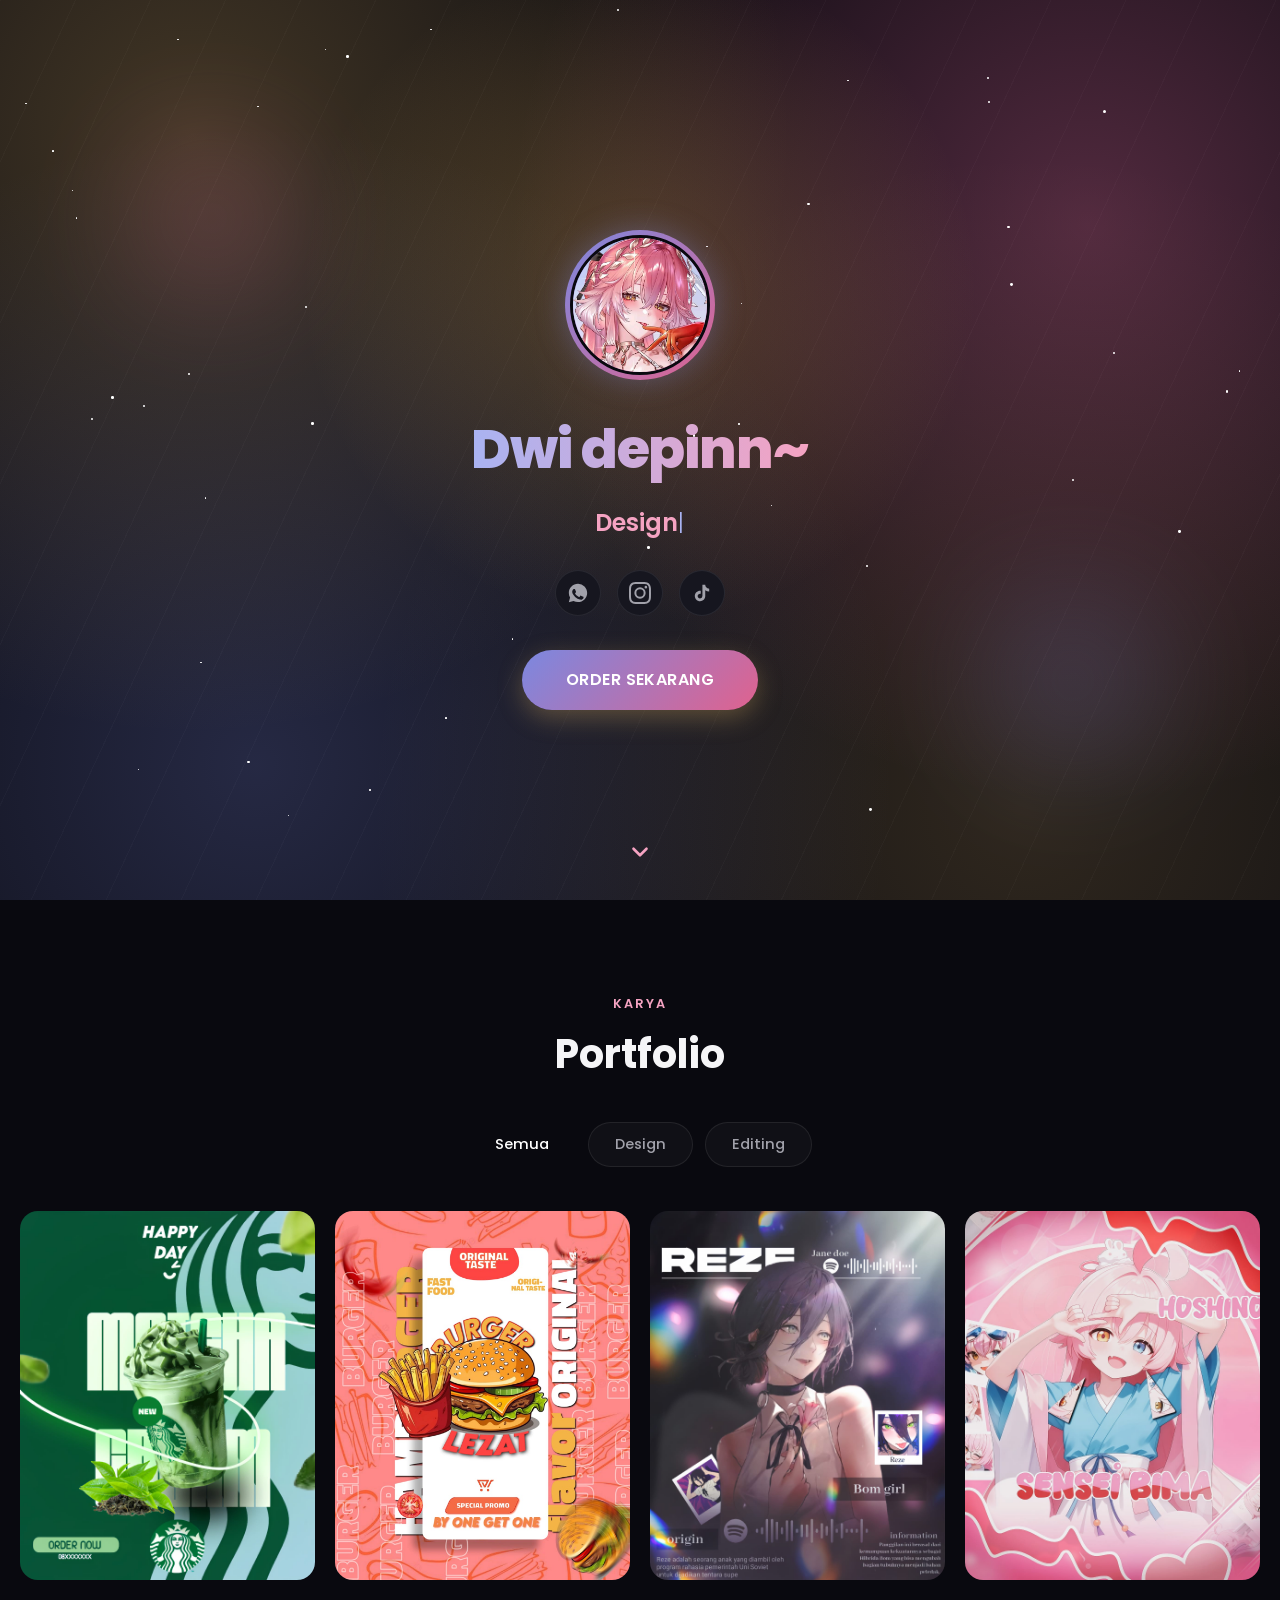
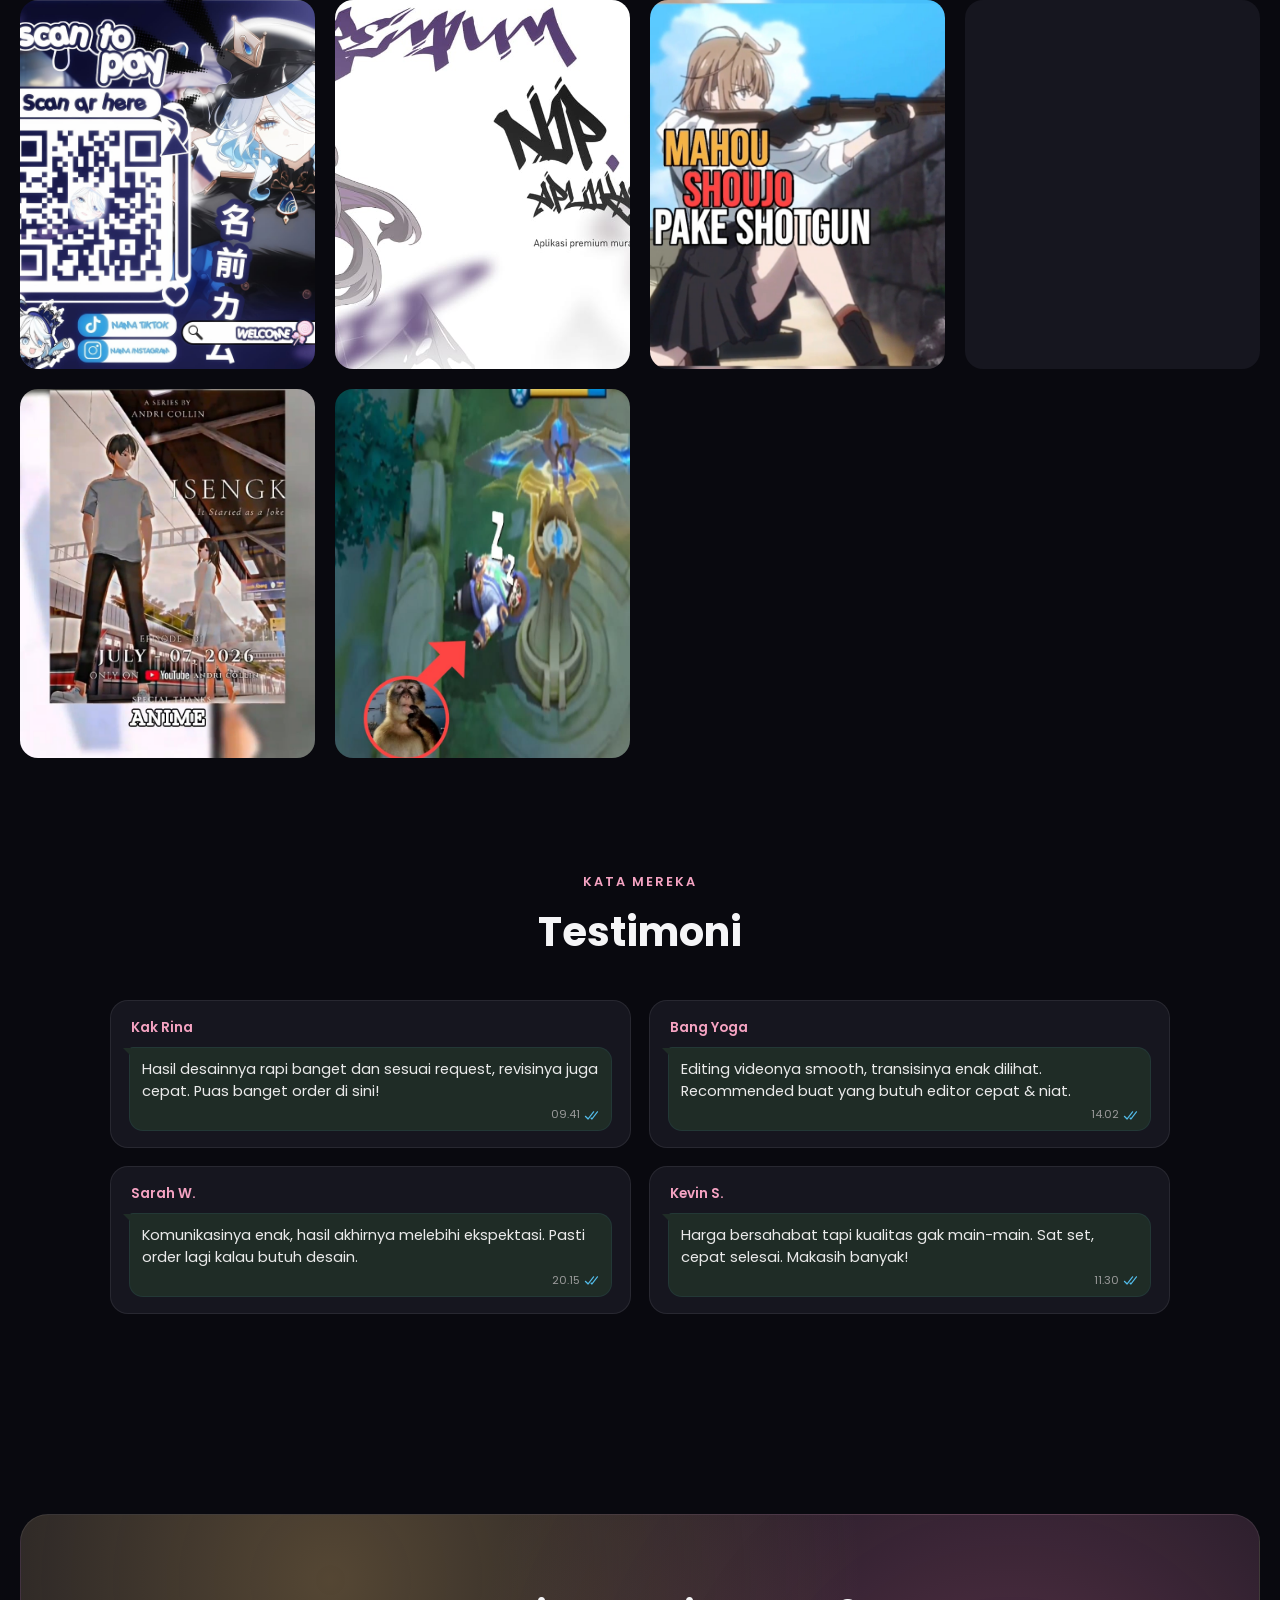
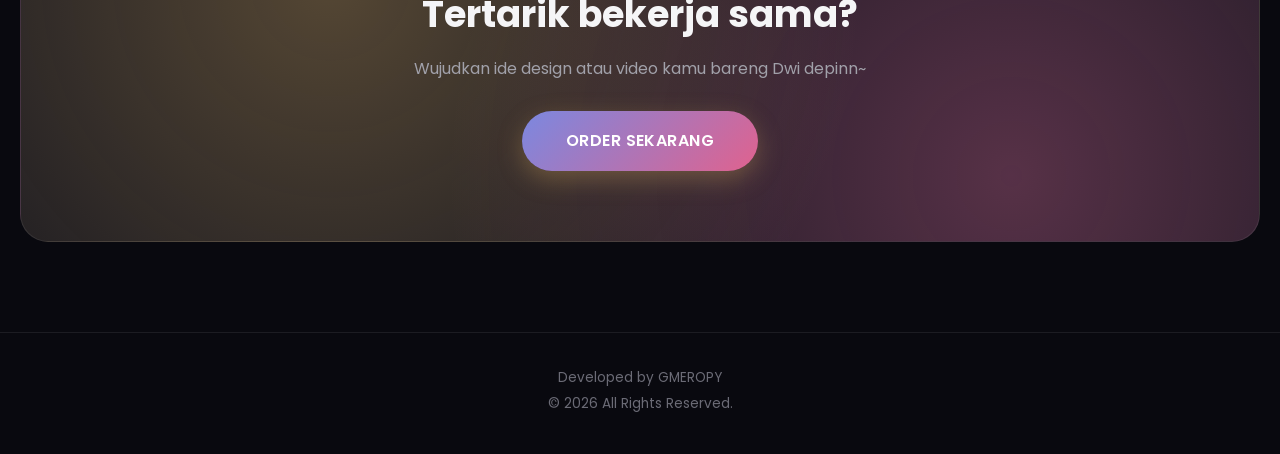
<file: index.html>
<!DOCTYPE html>
<html lang="id">
<head>
  <meta charset="UTF-8">
  <meta name="viewport" content="width=device-width, initial-scale=1.0">

  <!-- ===== SEO ===== -->
  <title>Portfolio Dwi depinn~ | Design & Video Editor</title>
  <meta name="description" content="Portfolio Dwi depinn~ — Graphic Designer & Video Editor. Lihat karya Design dan Editing, baca testimoni klien, dan order jasa desain/edit video sekarang.">
  <meta name="keywords" content="portofolio design, portofolio editing, jasa desain, jasa edit video, alight motion editor">
  <meta name="author" content="Dwi depinn~">
  <meta name="robots" content="index, follow">

  <!-- Open Graph -->
  <meta property="og:title" content="Portfolio Dwi depinn~ | Design & Video Editor">
  <meta property="og:description" content="Lihat karya Design & Editing terbaik dari Dwi depinn~. Order jasa sekarang!">
  <meta property="og:type" content="website">
  <meta property="og:image" content="assets/images/profile.jpg">

  <link rel="icon" href="data:,">

  <!-- Font Poppins: satu-satunya CDN yang dipakai di project ini -->
  <link rel="preconnect" href="https://fonts.googleapis.com">
  <link rel="preconnect" href="https://fonts.gstatic.com" crossorigin>
  <link href="https://fonts.googleapis.com/css2?family=Poppins:wght@300;400;500;600;700;800&display=swap" rel="stylesheet">

  <link rel="stylesheet" href="style.css?v=2">
</head>
<body>

  <!-- ===================================================== -->
  <!-- HERO SECTION -->
  <!-- ===================================================== -->
  <header class="hero" id="hero">
    <div class="hero-bg-glow"></div>
    <div class="hero-stars" id="hero-stars"></div>
    <div class="hero-meteors">
      <span class="meteor m1"></span>
      <span class="meteor m2"></span>
      <span class="meteor m3"></span>
      <span class="meteor m4"></span>
      <span class="meteor m5"></span>
      <span class="meteor m6"></span>
    </div>

    <div class="hero-content">
      <div class="profile-wrap fade-in-up">
        <img
          src="assets/images/profile.jpg"
          alt="Foto profil Dwi depinn~"
          class="profile-photo"
          width="180"
          height="180"
        >
      </div>

      <h1 class="hero-name fade-in-up delay-1">Dwi depinn~</h1>

      <p class="hero-role fade-in-up delay-2">
        <span id="typing-text" class="typing-text"></span><span class="typing-cursor">|</span>
      </p>

      <div class="social-icons fade-in-up delay-3">
        <a href="https://wa.me/6289507634466" target="_blank" rel="noopener noreferrer" class="social-icon" aria-label="WhatsApp" title="WhatsApp">
          <svg viewBox="0 0 24 24" fill="currentColor" width="22" height="22">
            <path d="M12.004 2c-5.514 0-9.997 4.483-9.997 9.997 0 1.763.462 3.485 1.34 5.003L2 22l5.117-1.342a9.96 9.96 0 004.887 1.244h.004c5.514 0 9.997-4.483 9.997-9.997 0-2.671-1.04-5.182-2.929-7.071A9.933 9.933 0 0012.004 2zm5.845 15.842c-.246.694-1.44 1.343-1.987 1.415-.535.07-1.199.098-1.933-.121-.446-.132-1.018-.32-1.755-.626-3.086-1.332-5.099-4.435-5.253-4.641-.153-.206-1.253-1.666-1.253-3.18 0-1.514.795-2.257 1.077-2.567.281-.31.614-.387.818-.387.204 0 .409.002.588.011.187.008.44-.07.687.526.253.61.86 2.104.936 2.257.076.153.126.331.025.537-.1.206-.15.334-.298.516-.15.181-.313.404-.446.542-.15.153-.306.32-.132.626.174.306.774 1.278 1.662 2.07 1.142 1.018 2.104 1.334 2.41 1.484.306.15.485.126.663-.076.181-.201.766-.892.972-1.198.206-.306.412-.256.694-.153.281.101 1.79.844 2.096.998.306.153.51.23.585.358.076.128.076.741-.17 1.436z"/>
          </svg>
        </a>
        <a href="https://instagram.com/dwidepinn" target="_blank" rel="noopener noreferrer" class="social-icon" aria-label="Instagram" title="Instagram">
          <svg viewBox="0 0 24 24" fill="currentColor" width="22" height="22">
            <path d="M12 2.163c3.204 0 3.584.012 4.85.07 3.252.148 4.771 1.691 4.919 4.919.058 1.265.069 1.645.069 4.849 0 3.205-.012 3.584-.069 4.849-.149 3.225-1.664 4.771-4.919 4.919-1.266.058-1.644.07-4.85.07-3.204 0-3.584-.012-4.849-.07-3.26-.149-4.771-1.699-4.919-4.92-.058-1.265-.07-1.644-.07-4.849 0-3.204.013-3.583.07-4.849.149-3.227 1.664-4.771 4.919-4.919 1.266-.057 1.645-.069 4.849-.069zm0-2.163c-3.259 0-3.667.014-4.947.072-4.358.2-6.78 2.618-6.98 6.98-.059 1.281-.073 1.689-.073 4.948 0 3.259.014 3.668.072 4.948.2 4.358 2.618 6.78 6.98 6.98 1.281.058 1.689.072 4.948.072 3.259 0 3.668-.014 4.948-.072 4.354-.2 6.782-2.618 6.979-6.98.059-1.28.073-1.689.073-4.948 0-3.259-.014-3.667-.072-4.947-.196-4.354-2.617-6.78-6.979-6.98-1.281-.059-1.69-.073-4.949-.073zm0 5.838a6.162 6.162 0 100 12.324 6.162 6.162 0 000-12.324zm0 10.162a4 4 0 110-8 4 4 0 010 8zm6.406-11.845a1.44 1.44 0 100 2.881 1.44 1.44 0 000-2.881z"/>
          </svg>
        </a>
        <a href="https://tiktok.com/@dwidepinn" target="_blank" rel="noopener noreferrer" class="social-icon" aria-label="TikTok" title="TikTok">
          <svg viewBox="0 0 24 24" fill="currentColor" width="22" height="22">
            <path d="M16.6 5.82s.51.5 0 0A4.278 4.278 0 0115.54 3h-3.09v12.4a2.592 2.592 0 01-2.59 2.5c-1.42 0-2.6-1.16-2.6-2.6 0-1.72 1.66-3.01 3.37-2.48V9.66c-3.45-.46-6.47 2.22-6.47 5.64 0 3.33 2.76 5.7 5.69 5.7 3.14 0 5.69-2.55 5.69-5.7V9.01a7.35 7.35 0 004.31 1.38V7.3s-1.88.09-3.25-1.48z"/>
          </svg>
        </a>
      </div>

      <a href="https://wa.me/6289507634466" target="_blank" rel="noopener noreferrer" class="btn btn-primary btn-large fade-in-up delay-4">
        ORDER SEKARANG
      </a>
    </div>

    <div class="scroll-indicator" aria-hidden="true">
      <svg viewBox="0 0 24 24" width="26" height="26" fill="none" stroke="currentColor" stroke-width="2.4" stroke-linecap="round" stroke-linejoin="round">
        <path d="M6 9l6 6 6-6"/>
      </svg>
    </div>
  </header>

  <!-- ===================================================== -->
  <!-- CATEGORY + PORTFOLIO SECTION -->
  <!-- ===================================================== -->
  <main>
    <section class="portfolio-section" id="portfolio">
      <div class="section-header reveal">
        <p class="section-eyebrow">Karya</p>
        <h2 class="section-title">Portfolio</h2>
      </div>

      <div class="category-menu reveal" role="tablist" aria-label="Filter portofolio">
        <span class="pill-indicator" id="pill-indicator" aria-hidden="true"></span>
        <button class="pill-btn active" data-filter="all" role="tab" aria-selected="true">Semua</button>
        <button class="pill-btn" data-filter="design" role="tab" aria-selected="false">Design</button>
        <button class="pill-btn" data-filter="editing" role="tab" aria-selected="false">Editing</button>
      </div>

      <!-- Grid diisi otomatis oleh script.js, tiap card link ke halaman project/*.html -->
      <div class="portfolio-grid" id="portfolio-grid"></div>
    </section>

    <!-- ===================================================== -->
    <!-- TESTIMONIALS SECTION -->
    <!-- ===================================================== -->
    <section class="testimonial-section" id="testimoni">
      <div class="section-header reveal">
        <p class="section-eyebrow">Kata Mereka</p>
        <h2 class="section-title">Testimoni</h2>
      </div>

      <div class="testimonial-grid" id="testimonial-grid"></div>
    </section>

    <!-- ===================================================== -->
    <!-- ORDER CTA SECTION -->
    <!-- ===================================================== -->
    <section class="order-cta" id="order">
      <div class="order-cta-inner reveal">
        <h2 class="order-cta-title">Tertarik bekerja sama?</h2>
        <p class="order-cta-subtitle">Wujudkan ide design atau video kamu bareng Dwi depinn~</p>
        <a
          href="#"
          id="general-order-btn"
          class="btn btn-primary btn-large"
          data-wa="6289507634466"
        >
          ORDER SEKARANG
        </a>
      </div>
    </section>
  </main>

  <!-- ===================================================== -->
  <!-- FOOTER -->
  <!-- ===================================================== -->
  <footer class="footer">
    <p>Developed by GMEROPY</p>
    <p class="footer-copy">&copy; 2026 All Rights Reserved.</p>
  </footer>

  <script src="script.js?v=2"></script>
</body>
</html>
</file>
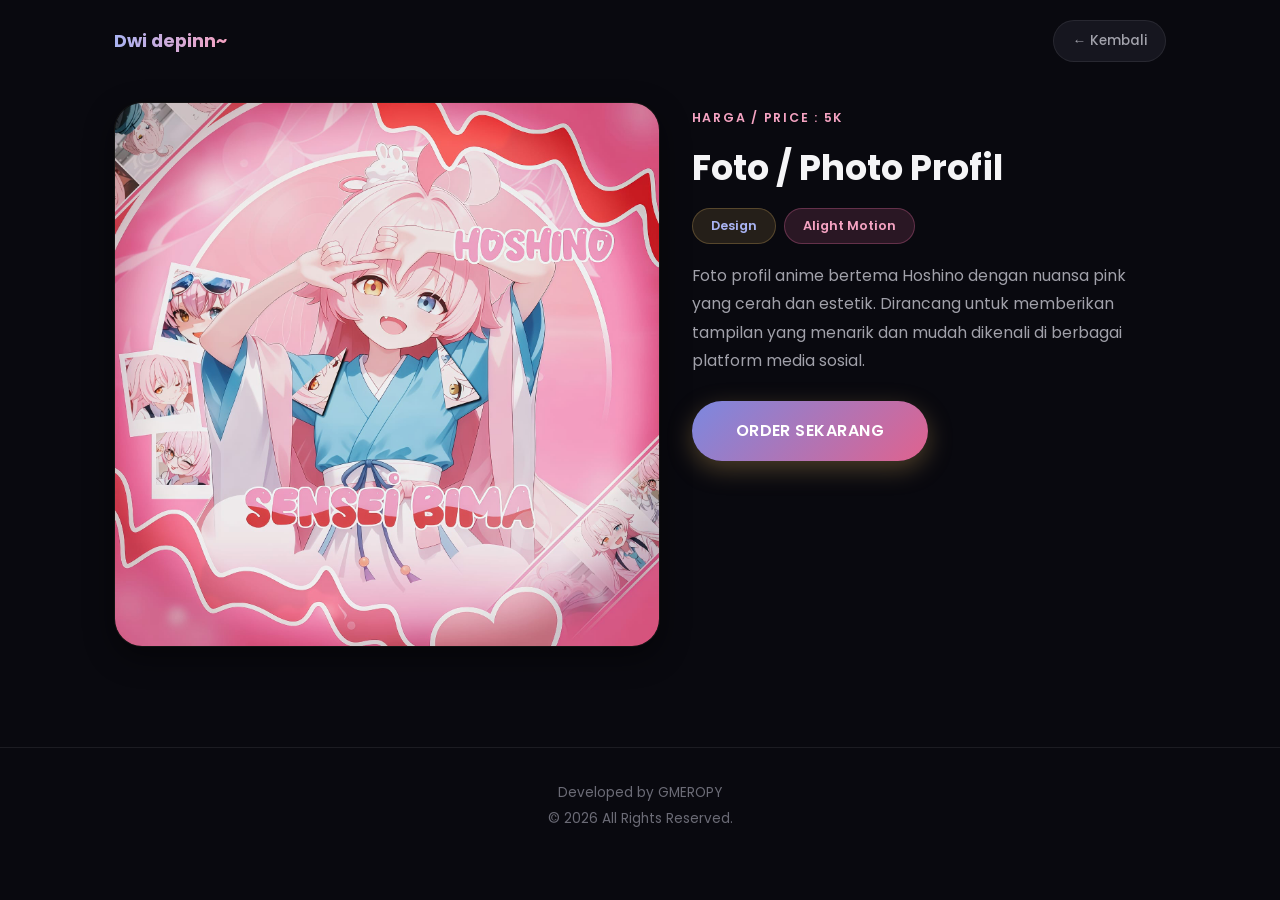
<file: project/banner-001.html>
<!DOCTYPE html>
<html lang="id">
<head>
  <meta charset="UTF-8">
  <meta name="viewport" content="width=device-width, initial-scale=1.0">

  <!-- ===== SEO ===== -->
  <title>Banner Promo | Portfolio Dwi depinn~</title>
  <meta name="description" content="Foto profil anime bertema Hoshino dengan nuansa pink yang cerah dan estetik. Dirancang untuk memberikan tampilan yang menarik dan mudah dikenali di berbagai platform media sosial.">
  <meta name="robots" content="index, follow">
  <meta property="og:title" content="Banner Promo | Portfolio Dwi depinn~">
  <meta property="og:description" content="Foto profil anime bertema Hoshino dengan nuansa pink yang cerah dan estetik. Dirancang untuk memberikan tampilan yang menarik dan mudah dikenali di berbagai platform media sosial.">
  <meta property="og:type" content="article">
  <meta property="og:image" content="../assets/images/design4.jpg">

  <link rel="icon" href="data:,">

  <link rel="preconnect" href="https://fonts.googleapis.com">
  <link rel="preconnect" href="https://fonts.gstatic.com" crossorigin>
  <link href="https://fonts.googleapis.com/css2?family=Poppins:wght@300;400;500;600;700;800&display=swap" rel="stylesheet">

  <link rel="stylesheet" href="../style.css?v=2">
</head>
<body>

  <nav class="detail-navbar">
    <a href="../index.html" class="detail-logo">Dwi depinn~</a>
    <a href="../index.html#portfolio" class="detail-back">&larr; Kembali</a>
  </nav>

  <main class="detail-main">
    <div class="detail-wrapper reveal in-view">
      <div class="detail-media">
        <img src="../assets/images/design4.jpg" alt="Banner Promo" loading="lazy" decoding="async">
      </div>

      <div class="detail-info">
        <p class="detail-eyebrow">Harga / Price : 5k</p>
        <h1 class="detail-title">Foto / Photo Profil </h1>

        <div class="detail-meta">
          <span class="detail-tag">Design</span>
          <span class="detail-tag detail-tag-software">Alight Motion</span>
        </div>

        <p class="detail-desc">Foto profil anime bertema Hoshino dengan nuansa pink yang cerah dan estetik. Dirancang untuk memberikan tampilan yang menarik dan mudah dikenali di berbagai platform media sosial.</p>

        <a
          href="#"
          class="btn btn-primary btn-large detail-order-btn"
          id="detail-order-btn"
          data-category="Design"
          data-price="5k"
          data-code="BN-001"
          data-name="Banner Promo"
          data-wa="6289507634466"
        >
          ORDER SEKARANG
        </a>
      </div>
    </div>
  </main>

  <footer class="footer">
    <p>Developed by GMEROPY</p>
    <p class="footer-copy">&copy; 2026 All Rights Reserved.</p>
  </footer>

  <script src="../script.js?v=2"></script>
</body>
</html>
</file>
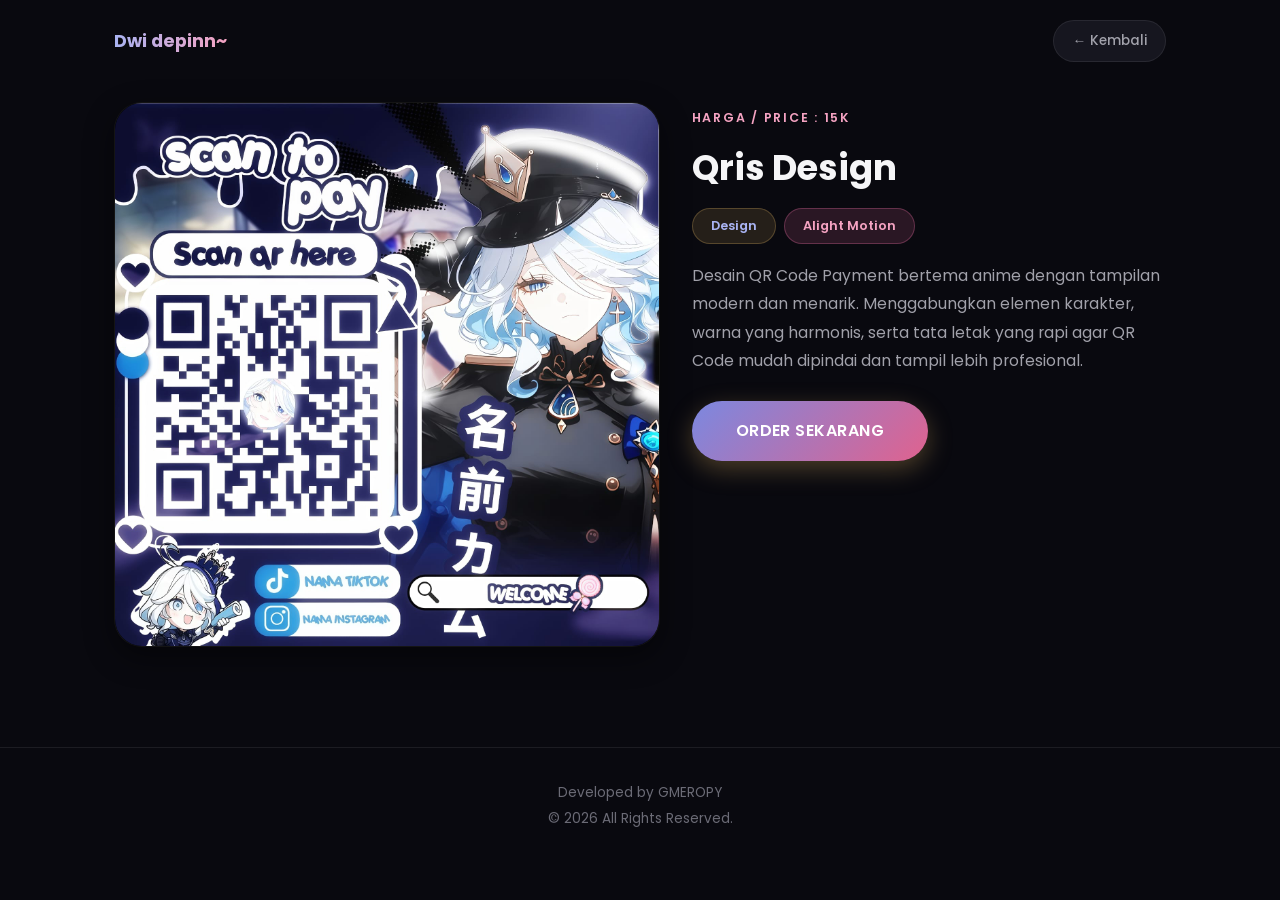
<file: project/cover-001.html>
<!DOCTYPE html>
<html lang="id">
<head>
  <meta charset="UTF-8">
  <meta name="viewport" content="width=device-width, initial-scale=1.0">

  <!-- ===== SEO ===== -->
  <title>Cover Album | Portfolio Dwi depinn~</title>
  <meta name="description" content="Desain QR Code Payment bertema anime dengan tampilan modern dan menarik. Menggabungkan elemen karakter, warna yang harmonis, serta tata letak yang rapi agar QR Code mudah dipindai dan tampil lebih profesional.">
  <meta name="robots" content="index, follow">
  <meta property="og:title" content="Cover Album | Portfolio Dwi depinn~">
  <meta property="og:description" content="Desain QR Code Payment bertema anime dengan tampilan modern dan menarik. Menggabungkan elemen karakter, warna yang harmonis, serta tata letak yang rapi agar QR Code mudah dipindai dan tampil lebih profesional.">
  <meta property="og:type" content="article">
  <meta property="og:image" content="../assets/images/design5.jpg">

  <link rel="icon" href="data:,">

  <link rel="preconnect" href="https://fonts.googleapis.com">
  <link rel="preconnect" href="https://fonts.gstatic.com" crossorigin>
  <link href="https://fonts.googleapis.com/css2?family=Poppins:wght@300;400;500;600;700;800&display=swap" rel="stylesheet">

  <link rel="stylesheet" href="../style.css?v=2">
</head>
<body>

  <nav class="detail-navbar">
    <a href="../index.html" class="detail-logo">Dwi depinn~</a>
    <a href="../index.html#portfolio" class="detail-back">&larr; Kembali</a>
  </nav>

  <main class="detail-main">
    <div class="detail-wrapper reveal in-view">
      <div class="detail-media">
        <img src="../assets/images/design5.jpg" alt="Cover Album" loading="lazy" decoding="async">
      </div>

      <div class="detail-info">
        <p class="detail-eyebrow">Harga / Price : 15K</p>
        <h1 class="detail-title">Qris Design</h1>

        <div class="detail-meta">
          <span class="detail-tag">Design</span>
          <span class="detail-tag detail-tag-software">Alight Motion</span>
        </div>

        <p class="detail-desc">Desain QR Code Payment bertema anime dengan tampilan modern dan menarik. Menggabungkan elemen karakter, warna yang harmonis, serta tata letak yang rapi agar QR Code mudah dipindai dan tampil lebih profesional.</p>

        <a
          href="#"
          class="btn btn-primary btn-large detail-order-btn"
          id="detail-order-btn"
          data-category="Design"
          data-price="15K"
          data-code="CV-001"
          data-name="Cover Album"
          data-wa="6289507634466"
        >
          ORDER SEKARANG
        </a>
      </div>
    </div>
  </main>

  <footer class="footer">
    <p>Developed by GMEROPY</p>
    <p class="footer-copy">&copy; 2026 All Rights Reserved.</p>
  </footer>

  <script src="../script.js?v=2"></script>
</body>
</html>
</file>
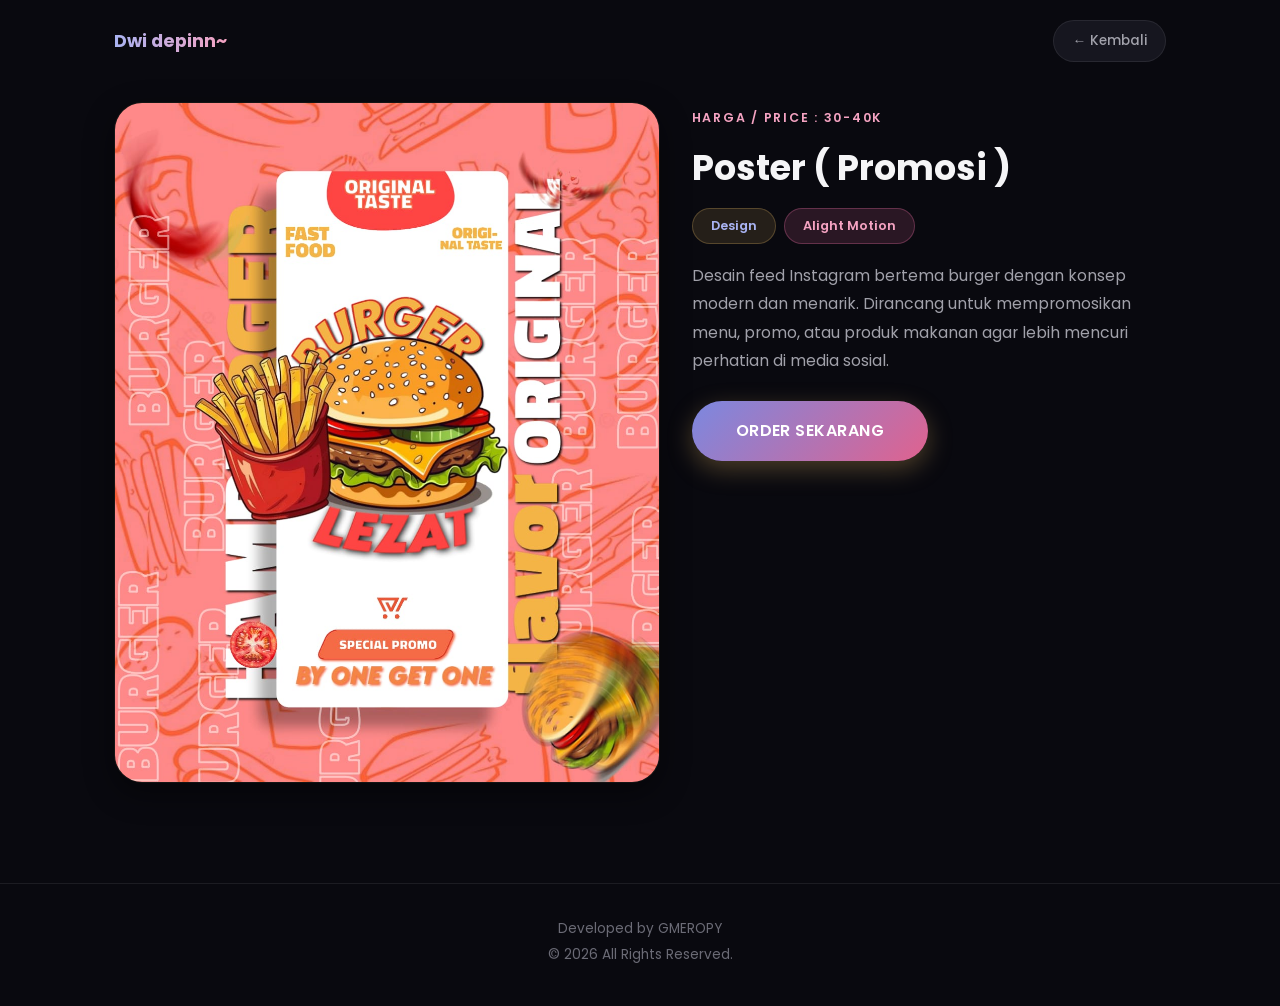
<file: project/feed-001.html>
<!DOCTYPE html>
<html lang="id">
<head>
  <meta charset="UTF-8">
  <meta name="viewport" content="width=device-width, initial-scale=1.0">

  <!-- ===== SEO ===== -->
  <title>Feed Instagram | Portfolio Dwi depinn~</title>
  <meta name="description" content="Desain feed Instagram bertema burger dengan konsep modern dan menarik. Dirancang untuk mempromosikan menu, promo, atau produk makanan agar lebih mencuri perhatian di media sosial.">
  <meta name="robots" content="index, follow">
  <meta property="og:title" content="Feed Instagram | Portfolio Dwi depinn~">
  <meta property="og:description" content="Desain feed Instagram bertema burger dengan konsep modern dan menarik. Dirancang untuk mempromosikan menu, promo, atau produk makanan agar lebih mencuri perhatian di media sosial.">
  <meta property="og:type" content="article">
  <meta property="og:image" content="../assets/images/design2.jpg">

  <link rel="icon" href="data:,">

  <link rel="preconnect" href="https://fonts.googleapis.com">
  <link rel="preconnect" href="https://fonts.gstatic.com" crossorigin>
  <link href="https://fonts.googleapis.com/css2?family=Poppins:wght@300;400;500;600;700;800&display=swap" rel="stylesheet">

  <link rel="stylesheet" href="../style.css?v=2">
</head>
<body>

  <nav class="detail-navbar">
    <a href="../index.html" class="detail-logo">Dwi depinn~</a>
    <a href="../index.html#portfolio" class="detail-back">&larr; Kembali</a>
  </nav>

  <main class="detail-main">
    <div class="detail-wrapper reveal in-view">
      <div class="detail-media">
        <img src="../assets/images/design2.jpg" alt="Feed Instagram" loading="lazy" decoding="async">
      </div>

      <div class="detail-info">
        <p class="detail-eyebrow">Harga / Price : 30-40k</p>
        <h1 class="detail-title">Poster ( Promosi )</h1>

        <div class="detail-meta">
          <span class="detail-tag">Design</span>
          <span class="detail-tag detail-tag-software">Alight Motion</span>
        </div>

        <p class="detail-desc">Desain feed Instagram bertema burger dengan konsep modern dan menarik. Dirancang untuk mempromosikan menu, promo, atau produk makanan agar lebih mencuri perhatian di media sosial.</p>

        <a
          href="#"
          class="btn btn-primary btn-large detail-order-btn"
          id="detail-order-btn"
          data-category="Design"
          data-price="30-40k"
          data-code="FD-001"
          data-name="Feed Instagram"
          data-wa="6289507634466"
        >
          ORDER SEKARANG
        </a>
      </div>
    </div>
  </main>

  <footer class="footer">
    <p>Developed by GMEROPY</p>
    <p class="footer-copy">&copy; 2026 All Rights Reserved.</p>
  </footer>

  <script src="../script.js?v=2"></script>
</body>
</html>
</file>
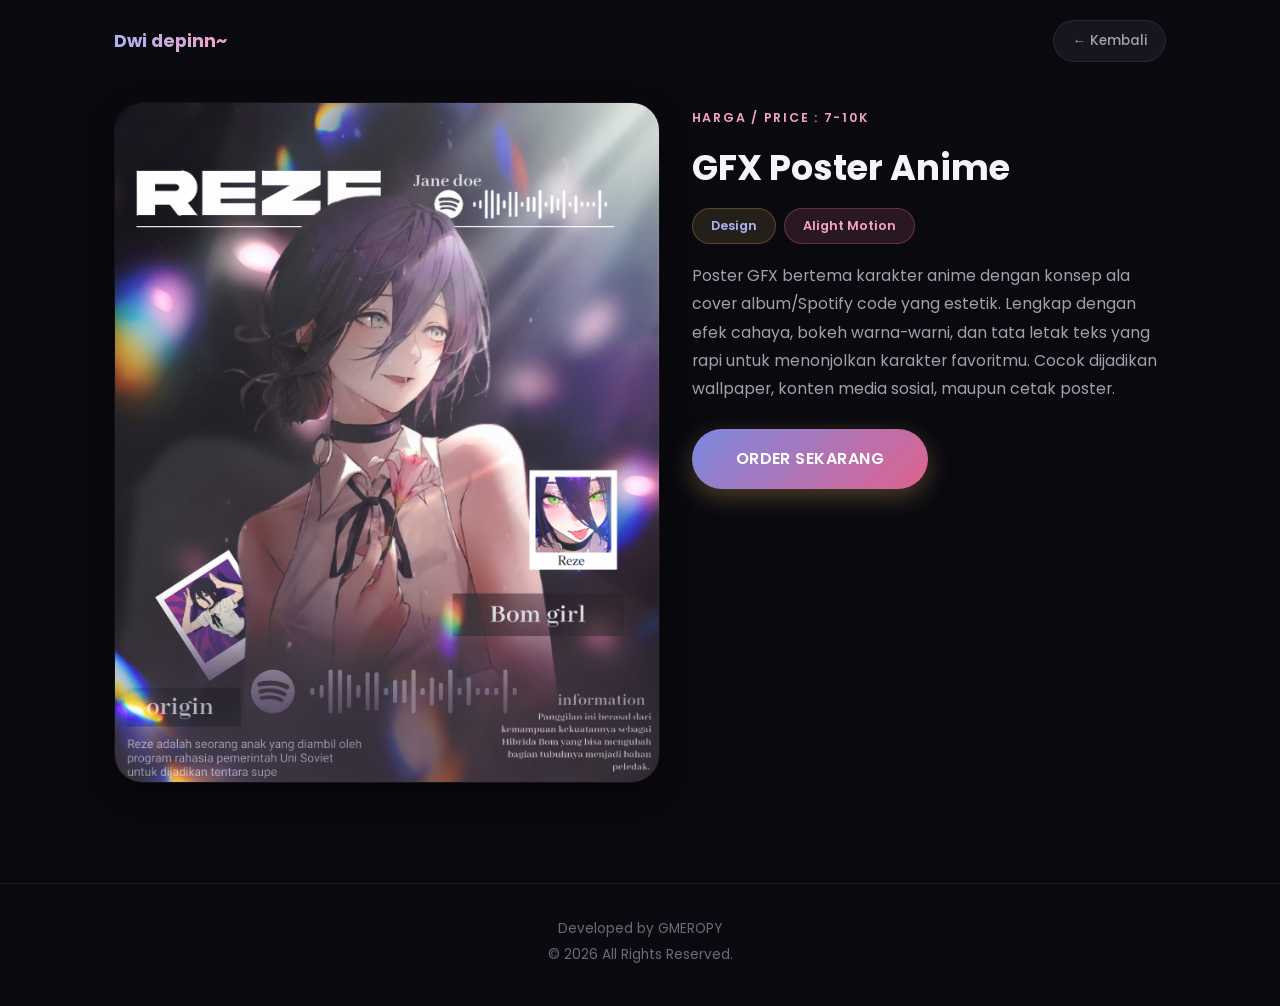
<file: project/logo-001.html>
<!DOCTYPE html>
<html lang="id">
<head>
  <meta charset="UTF-8">
  <meta name="viewport" content="width=device-width, initial-scale=1.0">

  <!-- ===== SEO ===== -->
  <title>GFX Poster Anime | Portfolio Dwi depinn~</title>
  <meta name="description" content="Poster GFX bertema karakter anime dengan konsep ala cover album/Spotify code yang estetik. Lengkap dengan efek cahaya, bokeh warna-warni, dan tata letak teks yang rapi untuk menonjolkan karakter favoritmu. Cocok dijadikan wallpaper, konten media sosial, maupun cetak poster.">
  <meta name="robots" content="index, follow">
  <meta property="og:title" content="GFX Poster Anime | Portfolio Dwi depinn~">
  <meta property="og:description" content="Poster GFX bertema karakter anime dengan konsep ala cover album/Spotify code yang estetik. Lengkap dengan efek cahaya, bokeh warna-warni, dan tata letak teks yang rapi untuk menonjolkan karakter favoritmu. Cocok dijadikan wallpaper, konten media sosial, maupun cetak poster.">
  <meta property="og:type" content="article">
  <meta property="og:image" content="../assets/images/design3.jpg">

  <link rel="icon" href="data:,">

  <link rel="preconnect" href="https://fonts.googleapis.com">
  <link rel="preconnect" href="https://fonts.gstatic.com" crossorigin>
  <link href="https://fonts.googleapis.com/css2?family=Poppins:wght@300;400;500;600;700;800&display=swap" rel="stylesheet">

  <link rel="stylesheet" href="../style.css?v=2">
</head>
<body>

  <nav class="detail-navbar">
    <a href="../index.html" class="detail-logo">Dwi depinn~</a>
    <a href="../index.html#portfolio" class="detail-back">&larr; Kembali</a>
  </nav>

  <main class="detail-main">
    <div class="detail-wrapper reveal in-view">
      <div class="detail-media">
        <img src="../assets/images/design3.jpg" alt="GFX Poster Anime" loading="lazy" decoding="async">
      </div>

      <div class="detail-info">
        <p class="detail-eyebrow">Harga / Price : 7-10k</p>
        <h1 class="detail-title">GFX Poster Anime</h1>

        <div class="detail-meta">
          <span class="detail-tag">Design</span>
          <span class="detail-tag detail-tag-software">Alight Motion</span>
        </div>

        <p class="detail-desc">Poster GFX bertema karakter anime dengan konsep ala cover album/Spotify code yang estetik. Lengkap dengan efek cahaya, bokeh warna-warni, dan tata letak teks yang rapi untuk menonjolkan karakter favoritmu. Cocok dijadikan wallpaper, konten media sosial, maupun cetak poster.</p>

        <a
          href="#"
          class="btn btn-primary btn-large detail-order-btn"
          id="detail-order-btn"
          data-category="Design"
          data-price="7-10k"
          data-code="LG-001"
          data-name="GFX Poster Anime"
          data-wa="6289507634466"
        >
          ORDER SEKARANG
        </a>
      </div>
    </div>
  </main>

  <footer class="footer">
    <p>Developed by GMEROPY</p>
    <p class="footer-copy">&copy; 2026 All Rights Reserved.</p>
  </footer>

  <script src="../script.js?v=2"></script>
</body>
</html>
</file>
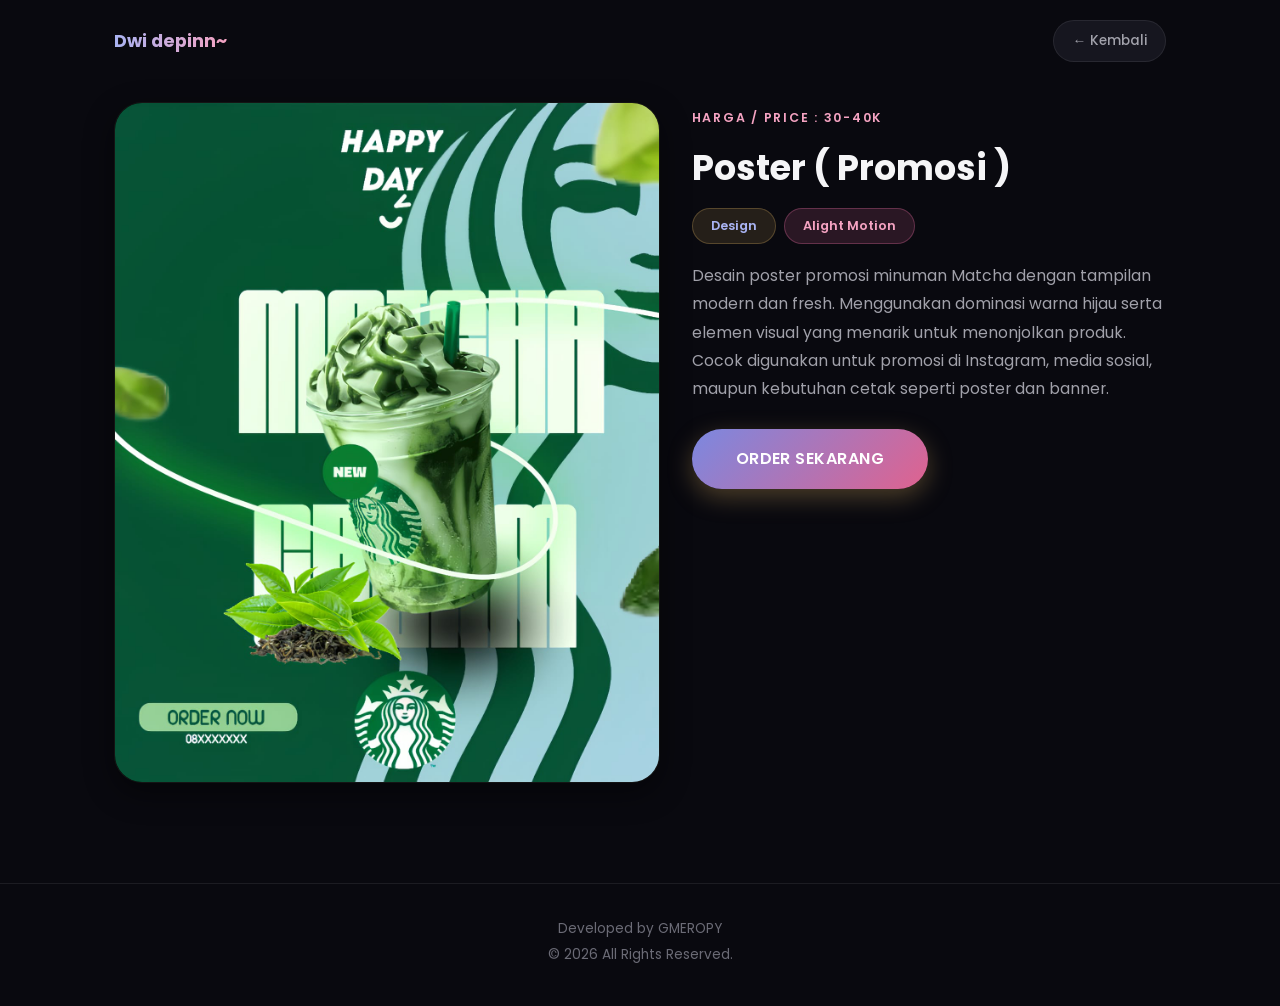
<file: project/poster-001.html>
<!DOCTYPE html>
<html lang="id">
<head>
  <meta charset="UTF-8">
  <meta name="viewport" content="width=device-width, initial-scale=1.0">

  <!-- ===== SEO ===== -->
  <title>Poster Konser | Portfolio Dwi depinn~</title>
  <meta name="description" content="Desain poster promosi minuman Matcha dengan tampilan modern dan fresh. Menggunakan dominasi warna hijau serta elemen visual yang menarik untuk menonjolkan produk. Cocok digunakan untuk promosi di Instagram, media sosial, maupun kebutuhan cetak seperti poster dan banner.">
  <meta name="robots" content="index, follow">
  <meta property="og:title" content="Poster Konser | Portfolio Dwi depinn~">
  <meta property="og:description" content="Desain poster promosi minuman Matcha dengan tampilan modern dan fresh. Menggunakan dominasi warna hijau serta elemen visual yang menarik untuk menonjolkan produk. Cocok digunakan untuk promosi di Instagram, media sosial, maupun kebutuhan cetak seperti poster dan banner.">
  <meta property="og:type" content="article">
  <meta property="og:image" content="../assets/images/design1.jpg">

  <link rel="icon" href="data:,">

  <link rel="preconnect" href="https://fonts.googleapis.com">
  <link rel="preconnect" href="https://fonts.gstatic.com" crossorigin>
  <link href="https://fonts.googleapis.com/css2?family=Poppins:wght@300;400;500;600;700;800&display=swap" rel="stylesheet">

  <link rel="stylesheet" href="../style.css?v=2">
</head>
<body>

  <nav class="detail-navbar">
    <a href="../index.html" class="detail-logo">Dwi depinn~</a>
    <a href="../index.html#portfolio" class="detail-back">&larr; Kembali</a>
  </nav>

  <main class="detail-main">
    <div class="detail-wrapper reveal in-view">
      <div class="detail-media">
        <img src="../assets/images/design1.jpg" alt="Poster Konser" loading="lazy" decoding="async">
      </div>

      <div class="detail-info">
        <p class="detail-eyebrow">Harga / Price : 30-40k</p>
        <h1 class="detail-title">Poster ( Promosi )</h1>

        <div class="detail-meta">
          <span class="detail-tag">Design</span>
          <span class="detail-tag detail-tag-software">Alight Motion</span>
        </div>

        <p class="detail-desc">Desain poster promosi minuman Matcha dengan tampilan modern dan fresh. Menggunakan dominasi warna hijau serta elemen visual yang menarik untuk menonjolkan produk. Cocok digunakan untuk promosi di Instagram, media sosial, maupun kebutuhan cetak seperti poster dan banner.</p>

        <a
          href="#"
          class="btn btn-primary btn-large detail-order-btn"
          id="detail-order-btn"
          data-category="Design"
          data-price="30-40k"
          data-code="PS-001"
          data-name="Poster Konser"
          data-wa="6289507634466"
        >
          ORDER SEKARANG
        </a>
      </div>
    </div>
  </main>

  <footer class="footer">
    <p>Developed by GMEROPY</p>
    <p class="footer-copy">&copy; 2026 All Rights Reserved.</p>
  </footer>

  <script src="../script.js?v=2"></script>
</body>
</html>
</file>
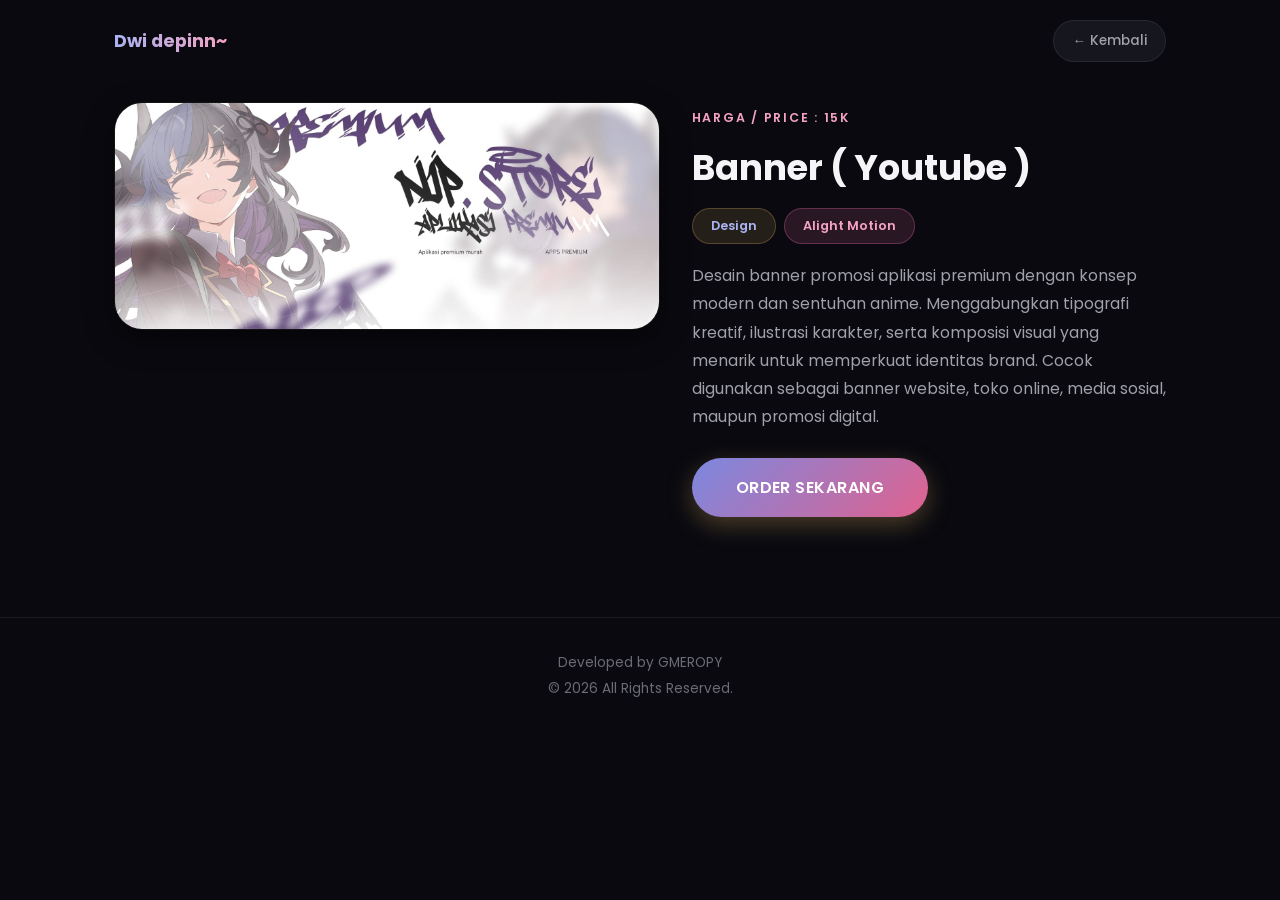
<file: project/ui-001.html>
<!DOCTYPE html>
<html lang="id">
<head>
  <meta charset="UTF-8">
  <meta name="viewport" content="width=device-width, initial-scale=1.0">

  <!-- ===== SEO ===== -->
  <title>UI Mobile App | Portfolio Dwi depinn~</title>
  <meta name="description" content="Desain banner promosi aplikasi premium dengan konsep modern dan sentuhan anime. Menggabungkan tipografi kreatif, ilustrasi karakter, serta komposisi visual yang menarik untuk memperkuat identitas brand. Cocok digunakan sebagai banner website, toko online, media sosial, maupun promosi digital.">
  <meta name="robots" content="index, follow">
  <meta property="og:title" content="UI Mobile App | Portfolio Dwi depinn~">
  <meta property="og:description" content="Desain banner promosi aplikasi premium dengan konsep modern dan sentuhan anime. Menggabungkan tipografi kreatif, ilustrasi karakter, serta komposisi visual yang menarik untuk memperkuat identitas brand. Cocok digunakan sebagai banner website, toko online, media sosial, maupun promosi digital.">
  <meta property="og:type" content="article">
  <meta property="og:image" content="../assets/images/design6.jpg">

  <link rel="icon" href="data:,">

  <link rel="preconnect" href="https://fonts.googleapis.com">
  <link rel="preconnect" href="https://fonts.gstatic.com" crossorigin>
  <link href="https://fonts.googleapis.com/css2?family=Poppins:wght@300;400;500;600;700;800&display=swap" rel="stylesheet">

  <link rel="stylesheet" href="../style.css?v=2">
</head>
<body>

  <nav class="detail-navbar">
    <a href="../index.html" class="detail-logo">Dwi depinn~</a>
    <a href="../index.html#portfolio" class="detail-back">&larr; Kembali</a>
  </nav>

  <main class="detail-main">
    <div class="detail-wrapper reveal in-view">
      <div class="detail-media">
        <img src="../assets/images/design6.jpg" alt="UI Mobile App" loading="lazy" decoding="async">
      </div>

      <div class="detail-info">
        <p class="detail-eyebrow">Harga / Price : 15K</p>
        <h1 class="detail-title">Banner ( Youtube )</h1>

        <div class="detail-meta">
          <span class="detail-tag">Design</span>
          <span class="detail-tag detail-tag-software">Alight Motion</span>
        </div>

        <p class="detail-desc">Desain banner promosi aplikasi premium dengan konsep modern dan sentuhan anime. Menggabungkan tipografi kreatif, ilustrasi karakter, serta komposisi visual yang menarik untuk memperkuat identitas brand. Cocok digunakan sebagai banner website, toko online, media sosial, maupun promosi digital.</p>

        <a
          href="#"
          class="btn btn-primary btn-large detail-order-btn"
          id="detail-order-btn"
          data-category="Design"
          data-price="15K"
          data-code="UI-001"
          data-name="UI Mobile App"
          data-wa="6289507634466"
        >
          ORDER SEKARANG
        </a>
      </div>
    </div>
  </main>

  <footer class="footer">
    <p>Developed by GMEROPY</p>
    <p class="footer-copy">&copy; 2026 All Rights Reserved.</p>
  </footer>

  <script src="../script.js?v=2"></script>
</body>
</html>
</file>
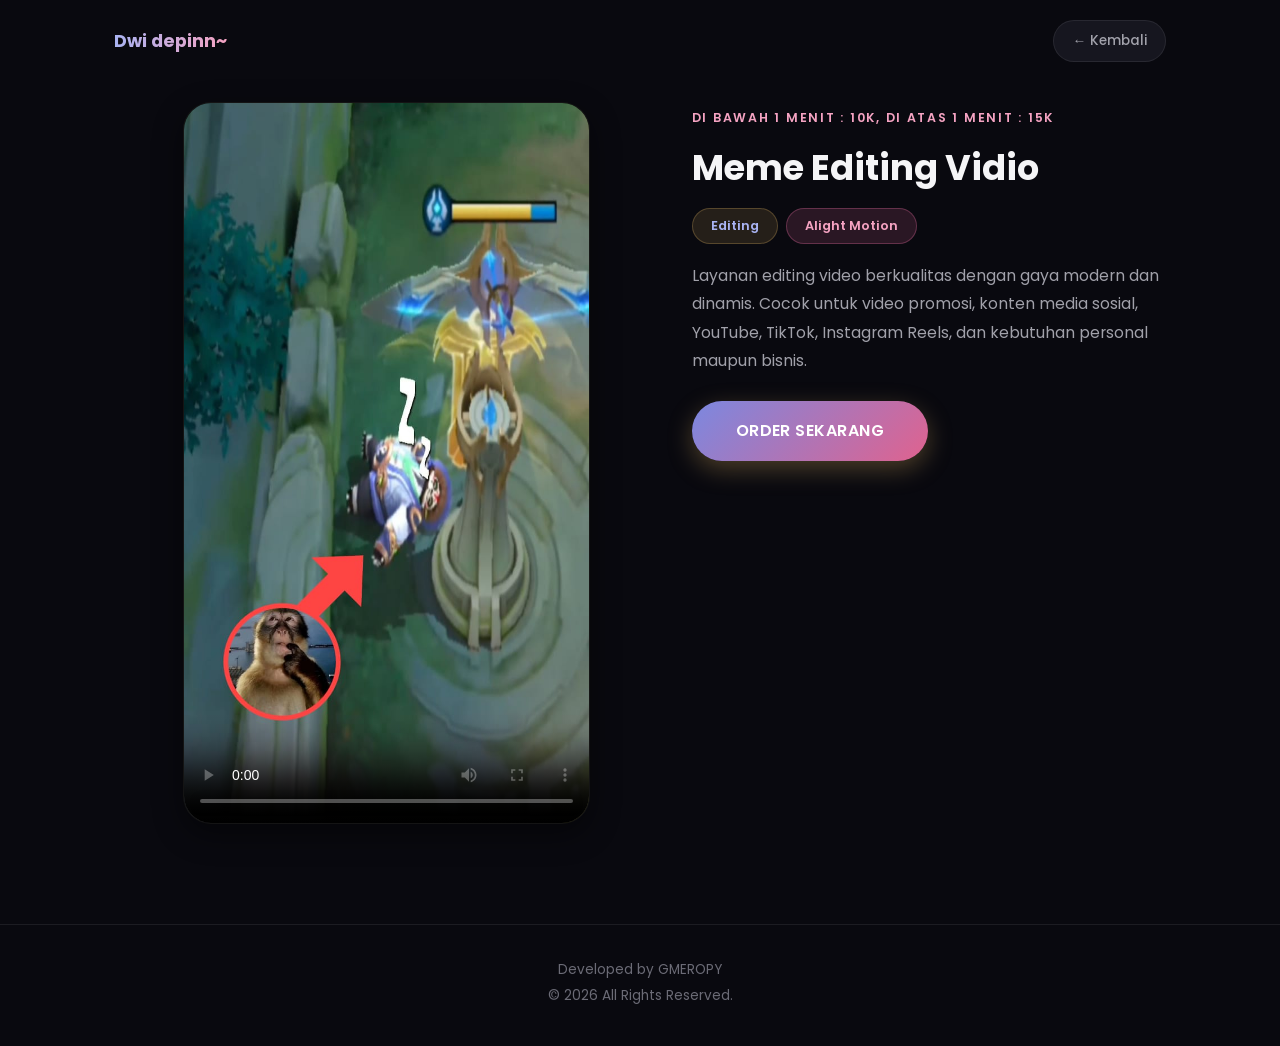
<file: project/video-004.html>
<!DOCTYPE html>
<html lang="id">
<head>
  <meta charset="UTF-8">
  <meta name="viewport" content="width=device-width, initial-scale=1.0">

  <!-- ===== SEO ===== -->
  <title>Motion Graphic | Portfolio Dwi depinn~</title>
  <meta name="description" content="Layanan editing video berkualitas dengan gaya modern dan dinamis. Cocok untuk video promosi, konten media sosial, YouTube, TikTok, Instagram Reels, dan kebutuhan personal maupun bisnis.">
  <meta name="robots" content="index, follow">
  <meta property="og:title" content="Motion Graphic | Portfolio Dwi depinn~">
  <meta property="og:description" content="Layanan editing video berkualitas dengan gaya modern dan dinamis. Cocok untuk video promosi, konten media sosial, YouTube, TikTok, Instagram Reels, dan kebutuhan personal maupun bisnis.">
  <meta property="og:type" content="article">
  <meta property="og:image" content="../assets/images/edit4.jpg">

  <link rel="icon" href="data:,">

  <link rel="preconnect" href="https://fonts.googleapis.com">
  <link rel="preconnect" href="https://fonts.gstatic.com" crossorigin>
  <link href="https://fonts.googleapis.com/css2?family=Poppins:wght@300;400;500;600;700;800&display=swap" rel="stylesheet">

  <link rel="stylesheet" href="../style.css?v=2">
</head>
<body>

  <nav class="detail-navbar">
    <a href="../index.html" class="detail-logo">Dwi depinn~</a>
    <a href="../index.html#portfolio" class="detail-back">&larr; Kembali</a>
  </nav>

  <main class="detail-main">
    <div class="detail-wrapper reveal in-view">
      <div class="detail-media">
        <video controls playsinline preload="none" poster="../assets/images/edit4.jpg" data-src="pending">
          <source data-src="../assets/videos/edit4.mp4" type="video/mp4">
          Browser kamu tidak mendukung pemutaran video HTML5.
        </video>
      </div>

      <div class="detail-info">
        <p class="detail-eyebrow">Di bawah 1 Menit : 10K, Di Atas 1 Menit : 15K</p>
        <h1 class="detail-title">Meme Editing Vidio</h1>

        <div class="detail-meta">
          <span class="detail-tag">Editing</span>
          <span class="detail-tag detail-tag-software">Alight Motion</span>
        </div>

        <p class="detail-desc">Layanan editing video berkualitas dengan gaya modern dan dinamis. Cocok untuk video promosi, konten media sosial, YouTube, TikTok, Instagram Reels, dan kebutuhan personal maupun bisnis.</p>

        <a
          href="#"
          class="btn btn-primary btn-large detail-order-btn"
          id="detail-order-btn"
          data-category="Vidio"
          data-price="Di bawah 1 Menit: 10K, Di atas 1 Menit: 15K"
          data-code="VD-004"
          data-name="Motion Graphic"
          data-wa="6289507634466"
        >
          ORDER SEKARANG
        </a>
      </div>
    </div>
  </main>

  <footer class="footer">
    <p>Developed by GMEROPY</p>
    <p class="footer-copy">&copy; 2026 All Rights Reserved.</p>
  </footer>

  <script src="../script.js?v=2"></script>
</body>
</html>
</file>
<file: style.css>
/* =========================================================
   PORTFOLIO — style.css
   Tema: Hitam / Abu gelap / Pink / Ungu — Modern, Minimalis, Elegant
   Font: Poppins
   Dipakai bersama oleh index.html DAN semua halaman project/*.html
   ========================================================= */

/* -------------------- 1. CSS VARIABLES -------------------- */
/* Palet warna diambil langsung dari foto profil:
   - Pink   -> warna rambut
   - Indigo -> warna langit/background di foto
   - Gold   -> warna mata (dipakai sesekali sebagai aksen kecil) */
:root {
  --color-bg: #09090f;
  --color-bg-soft: #111119;
  --color-surface: #16161f;
  --color-surface-2: #1d1d29;
  --color-border: rgba(255, 255, 255, 0.08);

  --color-pink: #e0628e;
  --color-pink-light: #f5a3c2;
  --color-purple: #7b88e0;
  --color-purple-light: #a9b3f2;
  --color-gold: #e0a855;
  --gradient-main: linear-gradient(135deg, var(--color-purple) 0%, var(--color-pink) 100%);
  --gradient-text: linear-gradient(90deg, var(--color-purple-light), var(--color-pink-light));

  --color-text: #f5f5f7;
  --color-text-dim: #a1a1aa;
  --color-text-faint: #6b6b76;

  --shadow-glow-pink: 0 0 30px rgba(224, 98, 142, 0.35);
  --shadow-glow-purple: 0 0 30px rgba(123, 136, 224, 0.35);
  --shadow-card: 0 10px 30px rgba(0, 0, 0, 0.45);

  --font-main: 'Poppins', -apple-system, BlinkMacSystemFont, 'Segoe UI', sans-serif;

  --radius-sm: 10px;
  --radius-md: 18px;
  --radius-lg: 28px;
  --radius-pill: 999px;
  --transition-fast: 0.2s ease;
  --transition-med: 0.4s cubic-bezier(0.22, 1, 0.36, 1);
  --transition-slow: 0.7s cubic-bezier(0.22, 1, 0.36, 1);
}

/* -------------------- 2. RESET -------------------- */
* { margin: 0; padding: 0; box-sizing: border-box; }
html { scroll-behavior: smooth; }

body {
  font-family: var(--font-main);
  background-color: var(--color-bg);
  color: var(--color-text);
  line-height: 1.6;
  overflow-x: hidden;
  -webkit-font-smoothing: antialiased;
}

img, video { max-width: 100%; display: block; }
a { text-decoration: none; color: inherit; }
button { font-family: inherit; cursor: pointer; border: none; background: none; color: inherit; }
ul, li { list-style: none; }

a:focus-visible, button:focus-visible {
  outline: 2px solid var(--color-pink-light);
  outline-offset: 3px;
  border-radius: 4px;
}

@media (prefers-reduced-motion: reduce) {
  *, *::before, *::after {
    animation-duration: 0.01ms !important;
    animation-iteration-count: 1 !important;
    transition-duration: 0.01ms !important;
    scroll-behavior: auto !important;
  }
}

/* -------------------- 3. BUTTONS -------------------- */
.btn {
  display: inline-flex;
  align-items: center;
  justify-content: center;
  gap: 8px;
  padding: 14px 32px;
  border-radius: var(--radius-pill);
  font-weight: 600;
  font-size: 0.95rem;
  letter-spacing: 0.03em;
  transition: transform var(--transition-fast), box-shadow var(--transition-fast), background var(--transition-fast);
  white-space: nowrap;
}

.btn-primary {
  background: var(--gradient-main);
  color: #fff;
  box-shadow: 0 8px 24px rgba(201, 161, 90, 0.35);
}

.btn-primary:hover, .btn-primary:focus-visible {
  transform: translateY(-3px) scale(1.03);
  box-shadow: 0 14px 36px rgba(236, 111, 163, 0.5);
}

.btn-primary:active { transform: translateY(-1px) scale(0.99); }

.btn-large { padding: 17px 44px; font-size: 1rem; }

.btn-outline {
  background: transparent;
  border: 1.5px solid var(--color-border);
  color: var(--color-text);
}

.btn-outline:hover, .btn-outline:focus-visible {
  border-color: var(--color-pink);
  color: var(--color-pink-light);
  background: rgba(236, 111, 163, 0.08);
}

/* -------------------- 4. HERO SECTION -------------------- */
.hero {
  position: relative;
  min-height: 100svh;
  display: flex;
  align-items: center;
  justify-content: center;
  text-align: center;
  padding: 100px 20px 60px;
  overflow: hidden;
}

.hero-bg-glow {
  position: absolute;
  inset: 0;
  z-index: 0;
  background:
    radial-gradient(circle at 50% 32%, rgba(224, 168, 85, 0.28), transparent 38%),
    radial-gradient(circle at 15% 15%, rgba(201, 161, 90, 0.30), transparent 45%),
    radial-gradient(circle at 85% 25%, rgba(236, 111, 163, 0.32), transparent 45%),
    radial-gradient(circle at 20% 85%, rgba(123, 136, 224, 0.25), transparent 50%),
    radial-gradient(circle at 80% 90%, rgba(201, 161, 90, 0.20), transparent 50%),
    repeating-linear-gradient(115deg, rgba(255,255,255,0.025) 0px, rgba(255,255,255,0.025) 1px, transparent 1px, transparent 68px);
  animation: bgFloat 12s ease-in-out infinite alternate;
}

.hero-bg-glow::before,
.hero-bg-glow::after {
  content: "";
  position: absolute;
  border-radius: 50%;
  filter: blur(60px);
  opacity: 0.55;
}

.hero-bg-glow::before {
  width: 220px;
  height: 220px;
  top: 12%;
  left: 8%;
  background: radial-gradient(circle, rgba(236, 111, 163, 0.6), transparent 70%);
  animation: orbDrift 9s ease-in-out infinite alternate;
}

.hero-bg-glow::after {
  width: 260px;
  height: 260px;
  bottom: 10%;
  right: 6%;
  background: radial-gradient(circle, rgba(123, 136, 224, 0.55), transparent 70%);
  animation: orbDrift 11s ease-in-out infinite alternate-reverse;
}

@keyframes orbDrift {
  0%   { transform: translate(0, 0) scale(1); }
  100% { transform: translate(18px, -14px) scale(1.15); }
}

.hero-stars {
  position: absolute;
  inset: 0;
  z-index: 0;
  pointer-events: none;
}

.hero-star {
  position: absolute;
  border-radius: 50%;
  background: #fff;
  animation: starTwinkle ease-in-out infinite;
}

@keyframes starTwinkle {
  0%, 100% { opacity: var(--min-o, 0.15); transform: scale(0.85); }
  50%      { opacity: var(--max-o, 0.9); transform: scale(1.15); }
}

.hero-meteors {
  position: absolute;
  inset: 0;
  z-index: 0;
  pointer-events: none;
  overflow: hidden;
}

.meteor {
  position: absolute;
  width: 3px;
  height: 3px;
  border-radius: 50%;
  background: #fff;
  box-shadow: 0 0 8px 2px rgba(255, 255, 255, 0.7);
  opacity: 0;
  animation: meteorFall 3.4s linear infinite;
}

.meteor::before {
  content: "";
  position: absolute;
  top: 0;
  right: 0;
  width: 130px;
  height: 2px;
  background: linear-gradient(90deg, rgba(255,255,255,0.95), transparent);
  transform: translateY(-50%) rotate(180deg);
  transform-origin: right center;
}

.meteor.m1 { top: -5%;  left: 10%; animation-delay: 0s;   }
.meteor.m2 { top: -5%;  left: 40%; animation-delay: 1.1s; }
.meteor.m3 { top: -5%;  left: 65%; animation-delay: 2.2s; }
.meteor.m4 { top: -5%;  left: 85%; animation-delay: 3.3s; }
.meteor.m5 { top: -5%;  left: 25%; animation-delay: 4.5s; }
.meteor.m6 { top: -5%;  left: 55%; animation-delay: 5.6s; }

@keyframes meteorFall {
  0%   { transform: translate(0, 0) rotate(-35deg); opacity: 0; }
  4%   { opacity: 1; }
  28%  { opacity: 0; }
  100% { transform: translate(-320px, 480px) rotate(-35deg); opacity: 0; }
}

@media (prefers-reduced-motion: reduce) {
  .hero-star, .meteor { animation: none; opacity: 0.4; }
}

@keyframes bgFloat {
  0%   { transform: scale(1) translate(0, 0); }
  100% { transform: scale(1.1) translate(-2%, 2%); }
}

.hero-content {
  position: relative;
  z-index: 1;
  display: flex;
  flex-direction: column;
  align-items: center;
  max-width: 600px;
}

.profile-wrap {
  position: relative;
  width: 150px;
  height: 150px;
  margin-bottom: 26px;
  border-radius: 50%;
  padding: 5px;
  background: var(--gradient-main);
  box-shadow: var(--shadow-glow-purple);
  animation: profilePulse 4s ease-in-out infinite;
}

@keyframes profilePulse {
  0%, 100% { box-shadow: 0 0 30px rgba(123, 136, 224, 0.35); }
  50%      { box-shadow: 0 0 42px rgba(224, 168, 85, 0.45); }
}

.profile-photo {
  width: 100%;
  height: 100%;
  object-fit: cover;
  border-radius: 50%;
  border: 3px solid var(--color-bg);
}

.hero-name {
  font-size: clamp(2.2rem, 6vw, 3.4rem);
  font-weight: 800;
  letter-spacing: -0.02em;
  background: var(--gradient-text);
  -webkit-background-clip: text;
  background-clip: text;
  color: transparent;
  margin-bottom: 10px;
}

.hero-role {
  font-size: clamp(1.1rem, 3vw, 1.5rem);
  font-weight: 500;
  color: var(--color-text-dim);
  margin-bottom: 28px;
  min-height: 1.6em;
}

.typing-text { color: var(--color-pink-light); font-weight: 600; }

.typing-cursor {
  color: var(--color-purple-light);
  font-weight: 300;
  animation: blink 0.8s step-end infinite;
}

@keyframes blink { 0%, 100% { opacity: 1; } 50% { opacity: 0; } }

.social-icons { display: flex; gap: 16px; margin-bottom: 34px; }

.social-icon {
  display: flex;
  align-items: center;
  justify-content: center;
  width: 46px;
  height: 46px;
  border-radius: 50%;
  background: var(--color-surface);
  border: 1px solid var(--color-border);
  color: var(--color-text-dim);
  transition: transform var(--transition-fast), color var(--transition-fast), box-shadow var(--transition-fast), background var(--transition-fast);
}

.social-icon:hover, .social-icon:focus-visible {
  color: #fff;
  background: var(--gradient-main);
  transform: translateY(-4px) scale(1.08);
  box-shadow: var(--shadow-glow-pink);
}

.scroll-indicator {
  position: absolute;
  bottom: 28px;
  left: 50%;
  transform: translateX(-50%);
  display: flex;
  align-items: center;
  justify-content: center;
  width: 40px;
  height: 40px;
  color: var(--color-pink-light);
  z-index: 1;
  animation: scrollArrow 1.6s ease-in-out infinite;
}

@keyframes scrollArrow {
  0%   { transform: translate(-50%, 0); opacity: 0.55; }
  50%  { transform: translate(-50%, 10px); opacity: 1; }
  100% { transform: translate(-50%, 0); opacity: 0.55; }
}

/* -------------------- 5. FADE / SLIDE-UP ENTRANCE ANIMATIONS -------------------- */
.fade-in-up {
  opacity: 0;
  transform: translateY(24px);
  animation: fadeInUp 0.8s var(--transition-med) forwards;
}

.delay-1 { animation-delay: 0.15s; }
.delay-2 { animation-delay: 0.3s; }
.delay-3 { animation-delay: 0.45s; }
.delay-4 { animation-delay: 0.6s; }

@keyframes fadeInUp { to { opacity: 1; transform: translateY(0); } }

.reveal {
  opacity: 0;
  transform: translateY(30px);
  transition: opacity 0.8s var(--transition-med), transform 0.8s var(--transition-med);
}

.reveal.in-view { opacity: 1; transform: translateY(0); }

/* -------------------- 6. SECTION HEADERS -------------------- */
.section-header {
  text-align: center;
  max-width: 640px;
  margin: 0 auto 36px;
  padding: 0 20px;
}

.section-eyebrow {
  display: inline-block;
  font-size: 0.8rem;
  font-weight: 600;
  letter-spacing: 0.15em;
  text-transform: uppercase;
  color: var(--color-pink-light);
  margin-bottom: 8px;
}

.section-title {
  font-size: clamp(1.8rem, 4vw, 2.5rem);
  font-weight: 700;
  color: var(--color-text);
}

/* -------------------- 7. PORTFOLIO SECTION -------------------- */
.portfolio-section {
  padding: 90px 20px 40px;
  max-width: 1280px;
  margin: 0 auto;
}

.category-menu {
  position: relative;
  display: flex;
  justify-content: center;
  flex-wrap: wrap;
  gap: 12px;
  margin-bottom: 44px;
}

/* Indikator yang meluncur halus di belakang pill yang aktif */
.pill-indicator {
  position: absolute;
  top: 0;
  left: 0;
  height: 44px;
  border-radius: var(--radius-pill);
  background: var(--gradient-main);
  box-shadow: var(--shadow-glow-purple);
  transition: transform 0.45s cubic-bezier(0.65, 0, 0.35, 1), width 0.45s cubic-bezier(0.65, 0, 0.35, 1);
  z-index: 0;
  pointer-events: none;
}

.pill-btn {
  position: relative;
  z-index: 1;
  padding: 11px 26px;
  border-radius: var(--radius-pill);
  background: rgba(255, 255, 255, 0.03);
  border: 1px solid var(--color-border);
  color: var(--color-text-dim);
  font-weight: 500;
  font-size: 0.92rem;
  transition: color 0.35s ease, border-color 0.35s ease;
}

.pill-btn:hover, .pill-btn:focus-visible {
  color: var(--color-text);
  border-color: var(--color-purple-light);
}

.pill-btn.active {
  background: transparent;
  color: #fff;
  border-color: transparent;
}

.portfolio-grid {
  display: grid;
  grid-template-columns: repeat(4, 1fr);
  gap: 20px;
}

@media (max-width: 1024px) {
  .portfolio-grid { grid-template-columns: repeat(3, 1fr); }
}

@media (max-width: 640px) {
  .portfolio-grid { grid-template-columns: repeat(2, 1fr); gap: 12px; }
}

.portfolio-card {
  position: relative;
  display: block;
  border-radius: var(--radius-md);
  overflow: hidden;
  aspect-ratio: 4 / 5;
  background: var(--color-surface);
  cursor: pointer;
  transition: transform var(--transition-med), box-shadow var(--transition-med),
              opacity 0.4s cubic-bezier(0.4, 0, 0.2, 1), filter 0.4s cubic-bezier(0.4, 0, 0.2, 1);
}

.portfolio-card:hover, .portfolio-card:focus-visible {
  box-shadow: var(--shadow-card), var(--shadow-glow-purple);
}

/* Transisi kategori: card yang tidak cocok fade + scale halus dulu sebelum disembunyikan */
.portfolio-card.card-fade-out {
  opacity: 0;
  transform: scale(0.92) translateY(8px);
  filter: blur(2px);
  pointer-events: none;
}

.portfolio-card.card-hidden { display: none; }

.portfolio-card.card-fade-in {
  animation: cardFadeIn 0.5s cubic-bezier(0.22, 1, 0.36, 1) both;
}

@keyframes cardFadeIn {
  from { opacity: 0; transform: scale(0.92) translateY(10px); filter: blur(2px); }
  to   { opacity: 1; transform: scale(1) translateY(0); filter: blur(0); }
}

.portfolio-card img {
  width: 100%;
  height: 100%;
  object-fit: cover;
}

.portfolio-card::after {
  content: "";
  position: absolute;
  inset: 0;
  background: linear-gradient(to top, rgba(8, 8, 11, 0.75) 0%, transparent 45%);
  opacity: 0;
  transition: opacity var(--transition-fast);
}

.portfolio-card:hover::after { opacity: 1; }

.card-play-icon {
  position: absolute;
  top: 50%;
  left: 50%;
  transform: translate(-50%, -50%) scale(0.85);
  width: 54px;
  height: 54px;
  border-radius: 50%;
  background: rgba(8, 8, 11, 0.55);
  backdrop-filter: blur(4px);
  display: flex;
  align-items: center;
  justify-content: center;
  color: #fff;
  opacity: 0;
  transition: opacity var(--transition-fast), transform var(--transition-fast);
  z-index: 2;
  pointer-events: none;
}

.portfolio-card:hover .card-play-icon { opacity: 1; transform: translate(-50%, -50%) scale(1); }

.portfolio-card.loading {
  background: linear-gradient(100deg, var(--color-surface) 40%, var(--color-surface-2) 50%, var(--color-surface) 60%);
  background-size: 200% 100%;
  animation: shimmer 1.4s linear infinite;
}

@keyframes shimmer { 0% { background-position: 200% 0; } 100% { background-position: -200% 0; } }

/* -------------------- 8. TESTIMONIAL SECTION -------------------- */
.testimonial-section {
  padding: 70px 20px;
  max-width: 1100px;
  margin: 0 auto;
}

.testimonial-grid {
  display: grid;
  grid-template-columns: repeat(2, 1fr);
  gap: 18px;
}

@media (max-width: 640px) {
  .testimonial-grid { grid-template-columns: 1fr; }
}

.testimonial-item {
  padding: 16px 18px;
  border-radius: var(--radius-md);
  border: 1px solid var(--color-border);
  background: var(--color-surface);
  transition: transform var(--transition-fast), box-shadow var(--transition-fast), opacity 0.8s var(--transition-med), transform 0.8s var(--transition-med);
}

.testimonial-item:hover, .testimonial-item:focus-visible {
  transform: translateY(-4px);
  box-shadow: var(--shadow-card), var(--shadow-glow-pink);
}

.testimonial-name {
  font-size: 0.85rem;
  font-weight: 600;
  color: var(--color-pink-light);
  margin: 0 0 8px 2px;
}

.chat-bubble {
  position: relative;
  background: #1f2c26;
  border: 1px solid rgba(83, 189, 235, 0.08);
  border-radius: 4px 14px 14px 14px;
  padding: 10px 12px 6px;
  max-width: 100%;
}

.chat-bubble::before {
  content: "";
  position: absolute;
  top: 0;
  left: -7px;
  width: 0;
  height: 0;
  border-top: 8px solid #1f2c26;
  border-left: 8px solid transparent;
}

.chat-bubble-text {
  margin: 0;
  font-size: 0.92rem;
  line-height: 1.5;
  color: var(--color-text-light, #eaeaea);
}

.chat-bubble-meta {
  display: flex;
  align-items: center;
  justify-content: flex-end;
  gap: 4px;
  margin-top: 4px;
  font-size: 0.7rem;
  color: var(--color-text-muted, #9a9a9a);
}

/* -------------------- 9. LIGHTBOX (testimoni) -------------------- */
.lightbox-overlay {
  position: fixed;
  inset: 0;
  z-index: 110;
  display: flex;
  align-items: center;
  justify-content: center;
  padding: 30px;
  background: rgba(2, 2, 4, 0.92);
  opacity: 0;
  visibility: hidden;
  transition: opacity var(--transition-med), visibility var(--transition-med);
}

.lightbox-overlay.active { opacity: 1; visibility: visible; }

.lightbox-img {
  max-width: min(700px, 92vw);
  max-height: 88vh;
  border-radius: var(--radius-md);
  transform: scale(0.85);
  opacity: 0;
  transition: transform var(--transition-med), opacity var(--transition-med);
  box-shadow: 0 20px 60px rgba(0, 0, 0, 0.6);
}

.lightbox-overlay.active .lightbox-img { transform: scale(1); opacity: 1; }

.lightbox-close {
  position: absolute;
  top: 22px;
  right: 26px;
  width: 42px;
  height: 42px;
  border-radius: 50%;
  background: rgba(255, 255, 255, 0.08);
  color: #fff;
  font-size: 1.6rem;
  display: flex;
  align-items: center;
  justify-content: center;
  transition: background var(--transition-fast), transform var(--transition-fast);
}

.lightbox-close:hover, .lightbox-close:focus-visible {
  background: var(--color-pink);
  transform: rotate(90deg);
}

/* -------------------- 10. ORDER CTA -------------------- */
.order-cta {
  padding: 90px 20px;
  margin: 40px auto 0;
  max-width: 1280px;
}

.order-cta-inner {
  position: relative;
  text-align: center;
  padding: 70px 24px;
  border-radius: var(--radius-lg);
  background:
    radial-gradient(circle at 25% 20%, rgba(201, 161, 90, 0.35), transparent 55%),
    radial-gradient(circle at 80% 80%, rgba(236, 111, 163, 0.3), transparent 55%),
    var(--color-surface);
  border: 1px solid var(--color-border);
  overflow: hidden;
}

.order-cta-title { font-size: clamp(1.6rem, 4vw, 2.3rem); font-weight: 700; margin-bottom: 12px; }
.order-cta-subtitle { color: var(--color-text-dim); margin-bottom: 30px; font-size: 1rem; }

/* -------------------- 11. FOOTER -------------------- */
.footer {
  text-align: center;
  padding: 34px 20px 40px;
  color: var(--color-text-faint);
  font-size: 0.85rem;
  border-top: 1px solid var(--color-border);
}

.footer-brand {
  font-weight: 600;
  color: inherit;
}

.footer-copy { margin-top: 4px; }

/* -------------------- 12. NAVBAR (dipakai di halaman detail project) -------------------- */
.detail-navbar {
  display: flex;
  align-items: center;
  justify-content: space-between;
  gap: 16px;
  padding: 20px 24px;
  max-width: 1100px;
  margin: 0 auto;
}

.detail-logo {
  font-weight: 700;
  font-size: 1.1rem;
  background: var(--gradient-text);
  -webkit-background-clip: text;
  background-clip: text;
  color: transparent;
}

.detail-back {
  display: inline-flex;
  align-items: center;
  gap: 8px;
  padding: 9px 18px;
  border-radius: var(--radius-pill);
  background: var(--color-surface);
  border: 1px solid var(--color-border);
  color: var(--color-text-dim);
  font-size: 0.85rem;
  font-weight: 500;
  transition: all var(--transition-fast);
}

.detail-back:hover, .detail-back:focus-visible {
  color: var(--color-text);
  border-color: var(--color-purple-light);
  transform: translateX(-3px);
}

/* -------------------- 13. HALAMAN DETAIL PROJECT -------------------- */
.detail-main {
  max-width: 1100px;
  margin: 0 auto;
  padding: 20px 24px 100px;
}

.detail-wrapper {
  display: grid;
  grid-template-columns: 1fr;
  gap: 32px;
}

@media (min-width: 860px) {
  .detail-wrapper { grid-template-columns: 1.15fr 1fr; align-items: start; }
}

.detail-media {
  display: flex;
  justify-content: center;
  align-items: center;
  width: fit-content;
  max-width: 100%;
  justify-self: center;
  margin: 0 auto;
  border-radius: var(--radius-lg);
  overflow: hidden;
  background: #000;
  border: 1px solid var(--color-border);
  box-shadow: var(--shadow-card);
}

.detail-media img,
.detail-media video {
  display: block;
  width: auto;
  height: auto;
  max-width: 100%;
  max-height: 80vh;
  object-fit: contain;
  background: #000;
}

.detail-info {
  display: flex;
  flex-direction: column;
  gap: 18px;
  padding-top: 6px;
}

.detail-eyebrow {
  font-size: 0.78rem;
  font-weight: 600;
  letter-spacing: 0.14em;
  text-transform: uppercase;
  color: var(--color-pink-light);
}

.detail-title {
  font-size: clamp(1.6rem, 4vw, 2.2rem);
  font-weight: 700;
  line-height: 1.25;
}

.detail-meta { display: flex; flex-wrap: wrap; gap: 8px; }

.detail-tag {
  padding: 7px 18px;
  border-radius: var(--radius-pill);
  font-size: 0.8rem;
  font-weight: 600;
  background: rgba(201, 161, 90, 0.15);
  color: var(--color-purple-light);
  border: 1px solid rgba(201, 161, 90, 0.3);
}

.detail-tag-software {
  background: rgba(236, 111, 163, 0.15);
  color: var(--color-pink-light);
  border-color: rgba(236, 111, 163, 0.3);
}

.detail-desc {
  color: var(--color-text-dim);
  font-size: 0.98rem;
  line-height: 1.8;
}

.detail-order-btn { margin-top: 8px; align-self: flex-start; }

.detail-related {
  margin-top: 70px;
}

/* -------------------- 14. RESPONSIVE FINE-TUNING -------------------- */
@media (max-width: 480px) {
  .hero { padding-top: 80px; }
  .profile-wrap { width: 120px; height: 120px; }
  .btn-large { padding: 15px 34px; font-size: 0.92rem; }
  .detail-main { padding: 10px 18px 80px; }
}

body.no-scroll { overflow: hidden; }
</file>
